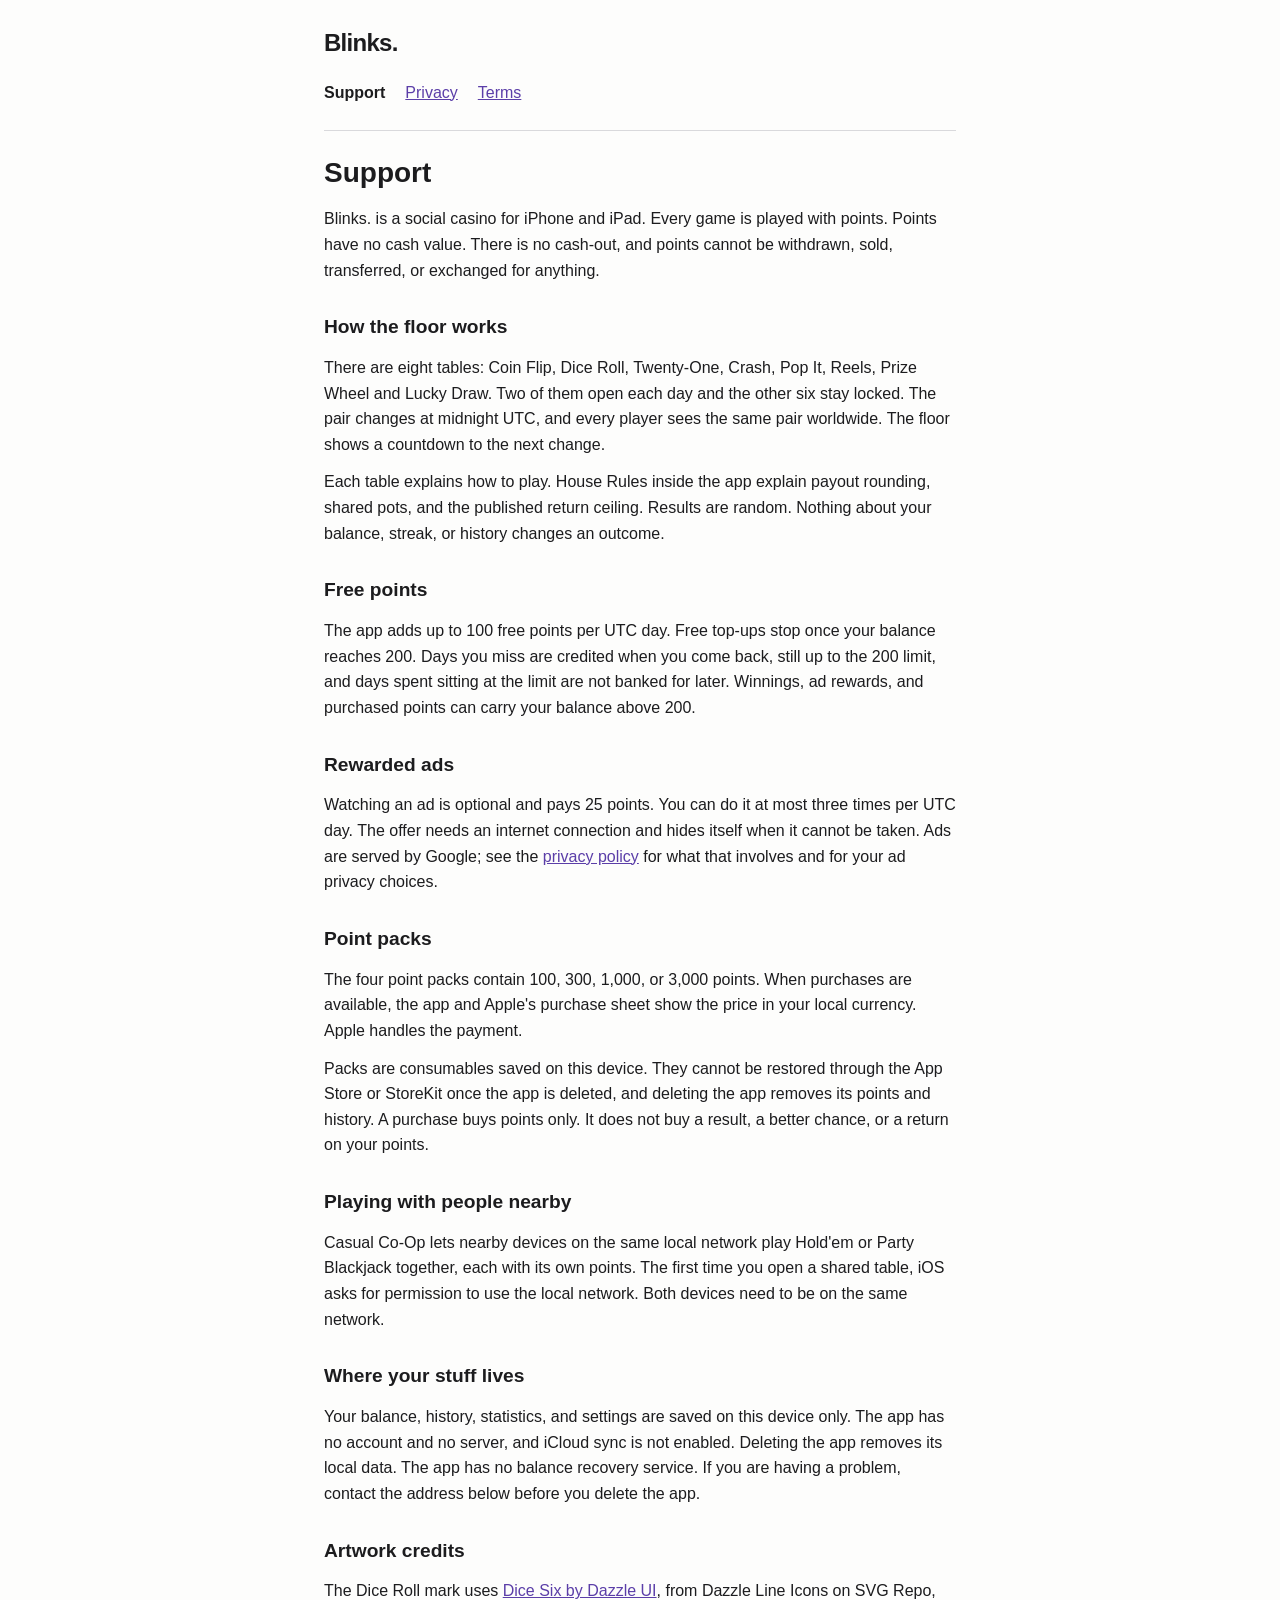
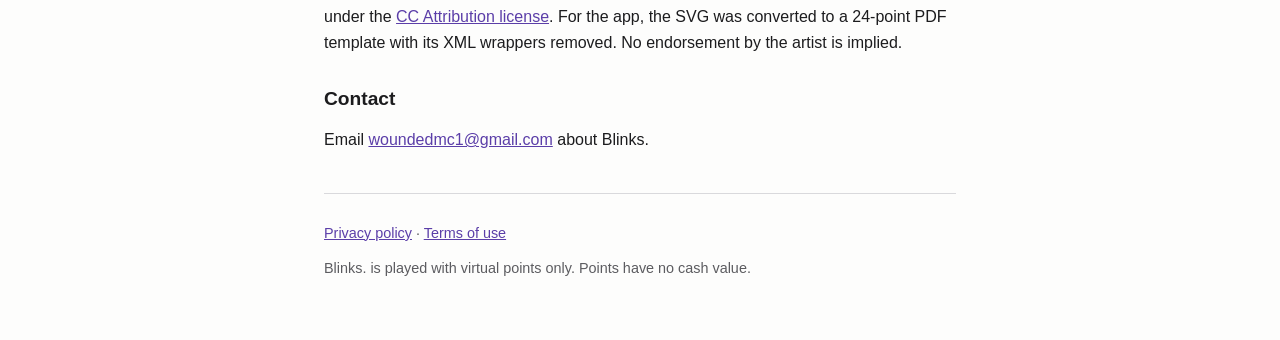
<file: index.html>
<!DOCTYPE html>
<html lang="en">
<head>
<meta charset="utf-8">
<meta name="viewport" content="width=device-width, initial-scale=1">
<title>Blinks. support</title>
<meta name="description" content="Help and answers for Blinks., a social casino for iOS played with virtual points only.">
<link rel="stylesheet" href="styles.css">
</head>
<body>
<header>
<p class="brand">Blinks.</p>
<nav aria-label="Site pages">
<ul>
<li><a href="index.html" aria-current="page">Support</a></li>
<li><a href="privacy.html">Privacy</a></li>
<li><a href="terms.html">Terms</a></li>
</ul>
</nav>
</header>

<main>
<h1>Support</h1>

<p>Blinks. is a social casino for iPhone and iPad. Every game is played
with points. Points have no cash value. There is no cash-out, and points
cannot be withdrawn, sold, transferred, or exchanged for anything.</p>

<h2>How the floor works</h2>
<p>There are eight tables: Coin Flip, Dice Roll, Twenty-One, Crash, Pop It,
Reels, Prize Wheel and Lucky Draw. Two of them open each day and the other
six stay locked. The pair changes at midnight UTC, and every player sees
the same pair worldwide. The floor shows a countdown to the next change.</p>
<p>Each table explains how to play. House Rules inside the app explain
payout rounding, shared pots, and the published return ceiling.
Results are random. Nothing about your balance, streak, or history changes
an outcome.</p>

<h2>Free points</h2>
<p>The app adds up to 100 free points per UTC day. Free top-ups stop once
your balance reaches 200. Days you miss are credited when you come back,
still up to the 200 limit, and days spent sitting at the limit are not
banked for later. Winnings, ad rewards, and purchased points can carry your balance
above 200.</p>

<h2>Rewarded ads</h2>
<p>Watching an ad is optional and pays 25 points. You can do it at most
three times per UTC day. The offer needs an internet connection and hides
itself when it cannot be taken. Ads are served by Google; see the
<a href="privacy.html">privacy policy</a> for what that involves and for
your ad privacy choices.</p>

<h2>Point packs</h2>
<p>The four point packs contain 100, 300, 1,000, or 3,000 points. When
purchases are available, the app and Apple's purchase sheet show the price
in your local currency. Apple handles the payment.</p>
<p>Packs are consumables saved on this device. They cannot be restored
through the App Store or StoreKit once the app is deleted, and deleting the
app removes its points and history. A purchase buys points only. It does
not buy a result, a better chance, or a return on your points.</p>

<h2>Playing with people nearby</h2>
<p>Casual Co-Op lets nearby devices on the same local network play Hold'em or
Party Blackjack together, each with its own points. The first time you open
a shared table, iOS asks for permission to use the local network. Both
devices need to be on the same network.</p>

<h2>Where your stuff lives</h2>
<p>Your balance, history, statistics, and settings are saved on this device
only. The app has no account and no server, and iCloud sync is not enabled.
Deleting the app removes its local data. The app has no balance recovery
service. If you are having a problem, contact the address below before
you delete the app.</p>

<h2 id="artwork-credits">Artwork credits</h2>
<p>The Dice Roll mark uses <a href="https://www.svgrepo.com/svg/532269/dice-six">Dice Six by Dazzle UI</a>,
from Dazzle Line Icons on SVG Repo, under the
<a href="https://www.svgrepo.com/page/licensing/#CC%20Attribution">CC Attribution license</a>.
For the app, the SVG was converted to a 24-point PDF template with its XML
wrappers removed. No endorsement by the artist is implied.</p>

<h2>Contact</h2>
<p>Email <a href="mailto:woundedmc1@gmail.com">woundedmc1@gmail.com</a> about Blinks.</p>
</main>

<footer>
<p><a href="privacy.html">Privacy policy</a> ·
<a href="terms.html">Terms of use</a></p>
<p>Blinks. is played with virtual points only. Points have no cash value.</p>
</footer>
</body>
</html>
</file>
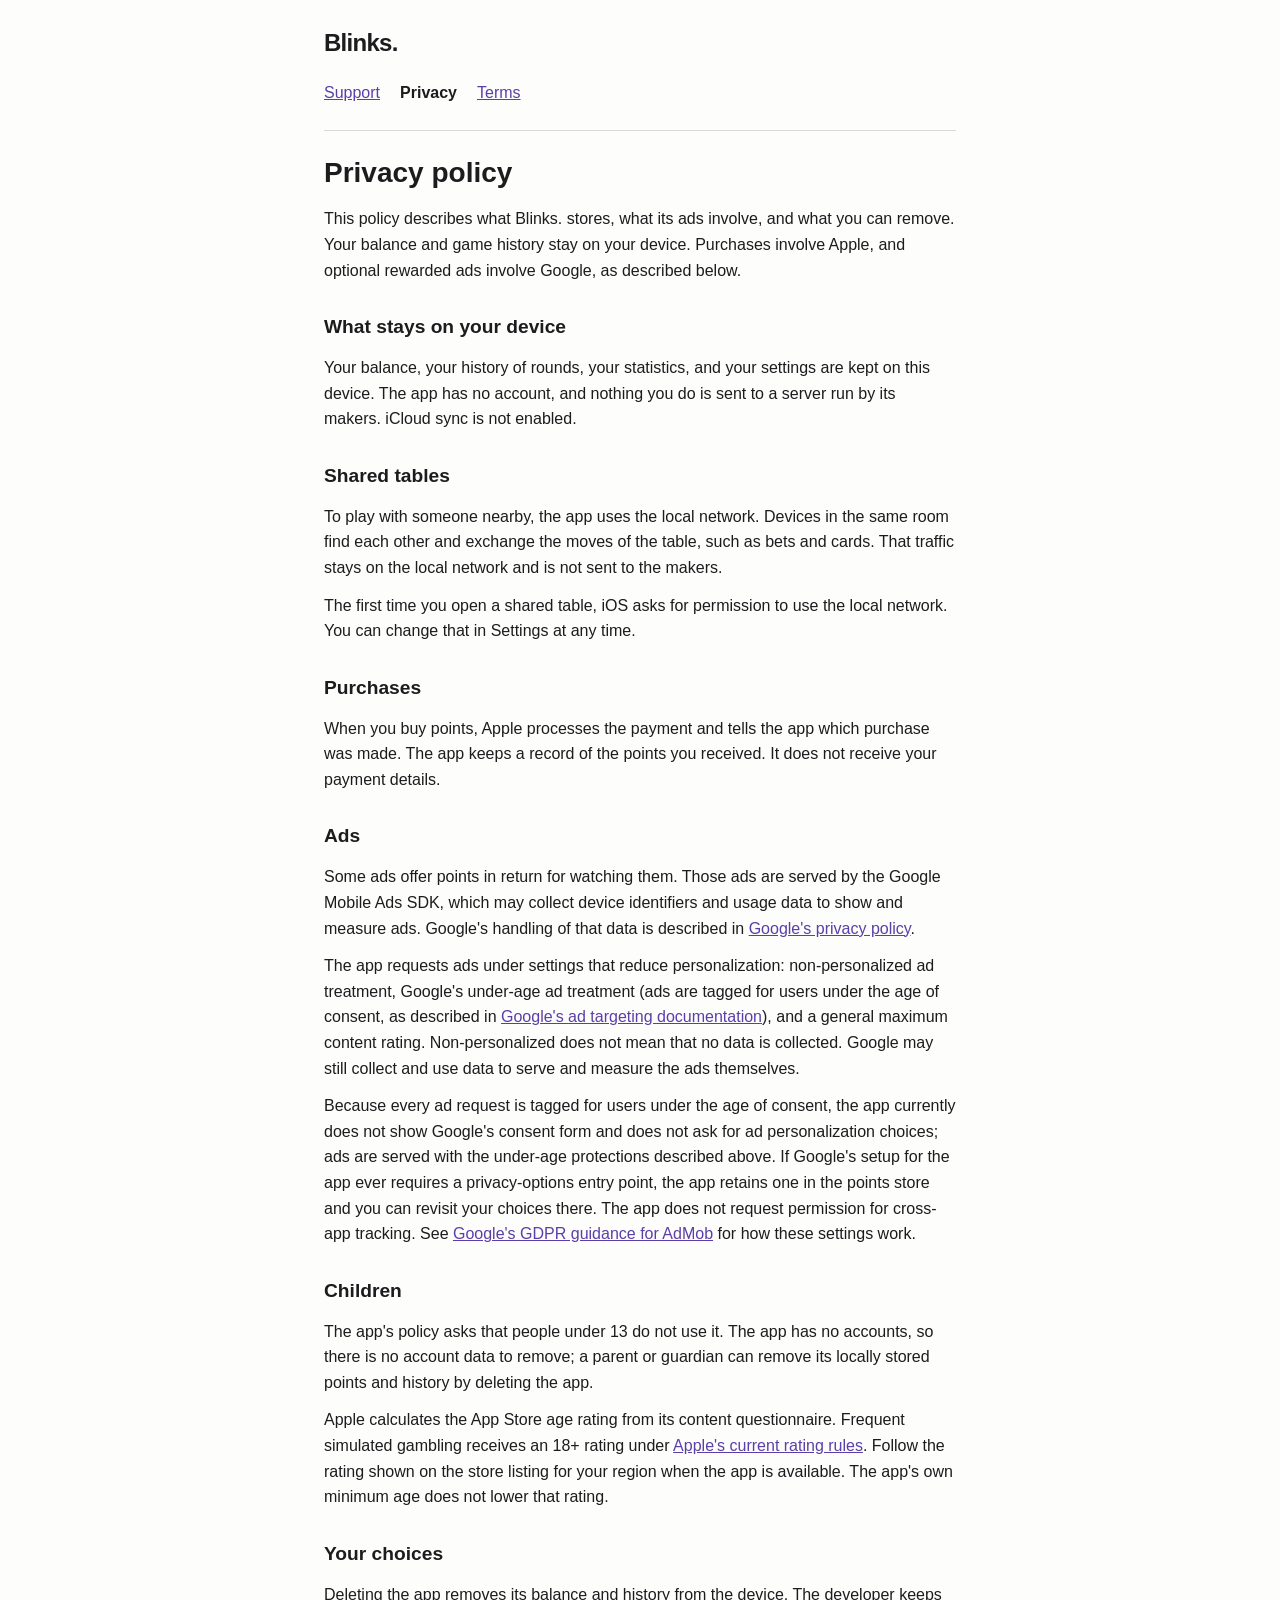
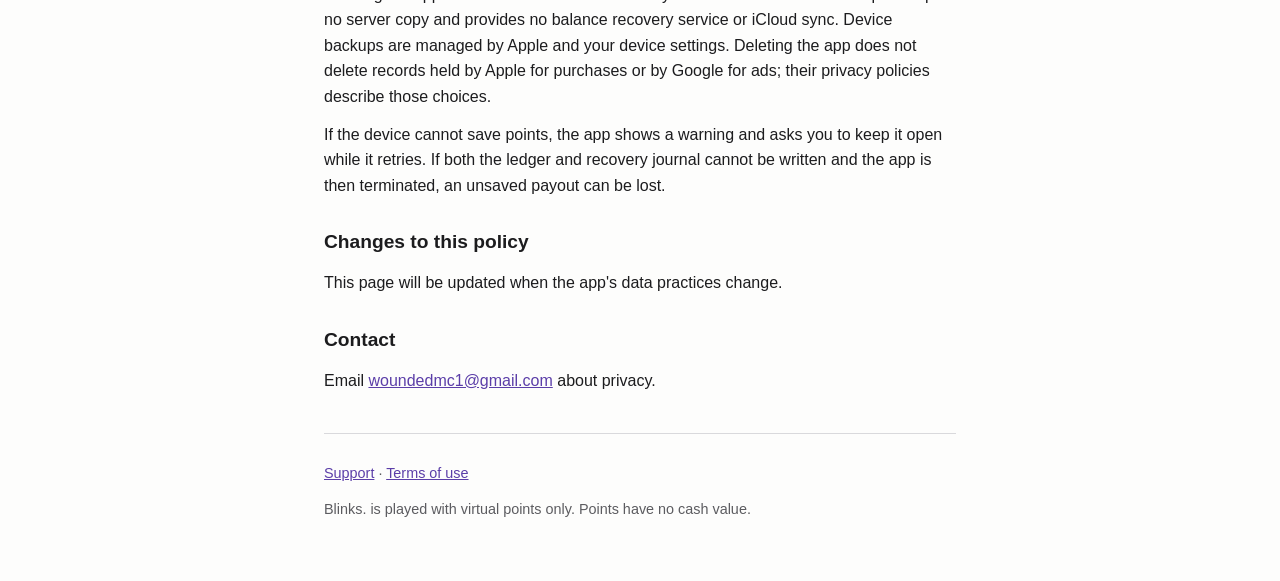
<file: privacy.html>
<!DOCTYPE html>
<html lang="en">
<head>
<meta charset="utf-8">
<meta name="viewport" content="width=device-width, initial-scale=1">
<title>Blinks. privacy policy</title>
<meta name="description" content="What Blinks. stores, what its ads involve, and how to remove your data.">
<link rel="stylesheet" href="styles.css">
</head>
<body>
<header>
<p class="brand">Blinks.</p>
<nav aria-label="Site pages">
<ul>
<li><a href="index.html">Support</a></li>
<li><a href="privacy.html" aria-current="page">Privacy</a></li>
<li><a href="terms.html">Terms</a></li>
</ul>
</nav>
</header>

<main>
<h1>Privacy policy</h1>
<p>This policy describes what Blinks. stores, what its ads involve, and
what you can remove. Your balance and game history stay on your device.
Purchases involve Apple, and optional rewarded ads involve Google, as
described below.</p>

<h2>What stays on your device</h2>
<p>Your balance, your history of rounds, your statistics, and your settings
are kept on this device. The app has no account, and nothing you do is sent
to a server run by its makers. iCloud sync is not enabled.</p>

<h2>Shared tables</h2>
<p>To play with someone nearby, the app uses the local network. Devices in
the same room find each other and exchange the moves of the table, such as
bets and cards. That traffic stays on the local network and is not sent to
the makers.</p>
<p>The first time you open a shared table, iOS asks for permission to use
the local network. You can change that in Settings at any time.</p>

<h2>Purchases</h2>
<p>When you buy points, Apple processes the payment and tells the app which
purchase was made. The app keeps a record of the points you received. It
does not receive your payment details.</p>

<h2>Ads</h2>
<p>Some ads offer points in return for watching them. Those ads are served
by the Google Mobile Ads SDK, which may collect device identifiers and
usage data to show and measure ads. Google's handling of that data is
described in <a href="https://policies.google.com/privacy">Google's privacy
policy</a>.</p>
<p>The app requests ads under settings that reduce personalization:
non-personalized ad treatment, Google's under-age ad treatment (ads are
tagged for users under the age of consent, as described in
<a href="https://developers.google.com/admob/ios/targeting">Google's ad
targeting documentation</a>), and a general maximum content rating.
Non-personalized does not mean that no data is collected. Google may still
collect and use data to serve and measure the ads themselves.</p>
<p>Because every ad request is tagged for users under the age of consent,
the app currently does not show Google's consent form and does not ask for
ad personalization choices; ads are served with the under-age protections
described above. If Google's setup for the app ever requires a
privacy-options entry point, the app retains one in the points store and
you can revisit your choices there. The app does not request permission
for cross-app tracking. See
<a href="https://developers.google.com/admob/ios/privacy/gdpr">Google's
GDPR guidance for AdMob</a> for how these settings work.</p>

<h2>Children</h2>
<p>The app's policy asks that people under 13 do not use it. The app has no
accounts, so there is no account data to remove; a parent or guardian can
remove its locally stored points and history by deleting the app.</p>
<p>Apple calculates the App Store age rating from its content questionnaire.
Frequent simulated gambling receives an 18+ rating under
<a href="https://developer.apple.com/help/app-store-connect/reference/app-information/age-ratings-values-and-definitions">Apple's current rating rules</a>.
Follow the rating shown on the store listing for your region when the app
is available. The app's own minimum age does not lower that rating.</p>

<h2>Your choices</h2>
<p>Deleting the app removes its balance and history from the device. The
developer keeps no server copy and provides no balance recovery service or
iCloud sync. Device backups are managed by Apple and your device settings.
Deleting the app does not delete records held by Apple for purchases or by
Google for ads; their privacy policies describe those choices.</p>
<p>If the device cannot save points, the app shows a warning and asks you
to keep it open while it retries. If both the ledger and recovery journal
cannot be written and the app is then terminated, an unsaved payout can be
lost.</p>

<h2>Changes to this policy</h2>
<p>This page will be updated when the app's data practices change.</p>

<h2>Contact</h2>
<p>Email <a href="mailto:woundedmc1@gmail.com">woundedmc1@gmail.com</a> about privacy.</p>
</main>

<footer>
<p><a href="index.html">Support</a> ·
<a href="terms.html">Terms of use</a></p>
<p>Blinks. is played with virtual points only. Points have no cash value.</p>
</footer>
</body>
</html>
</file>
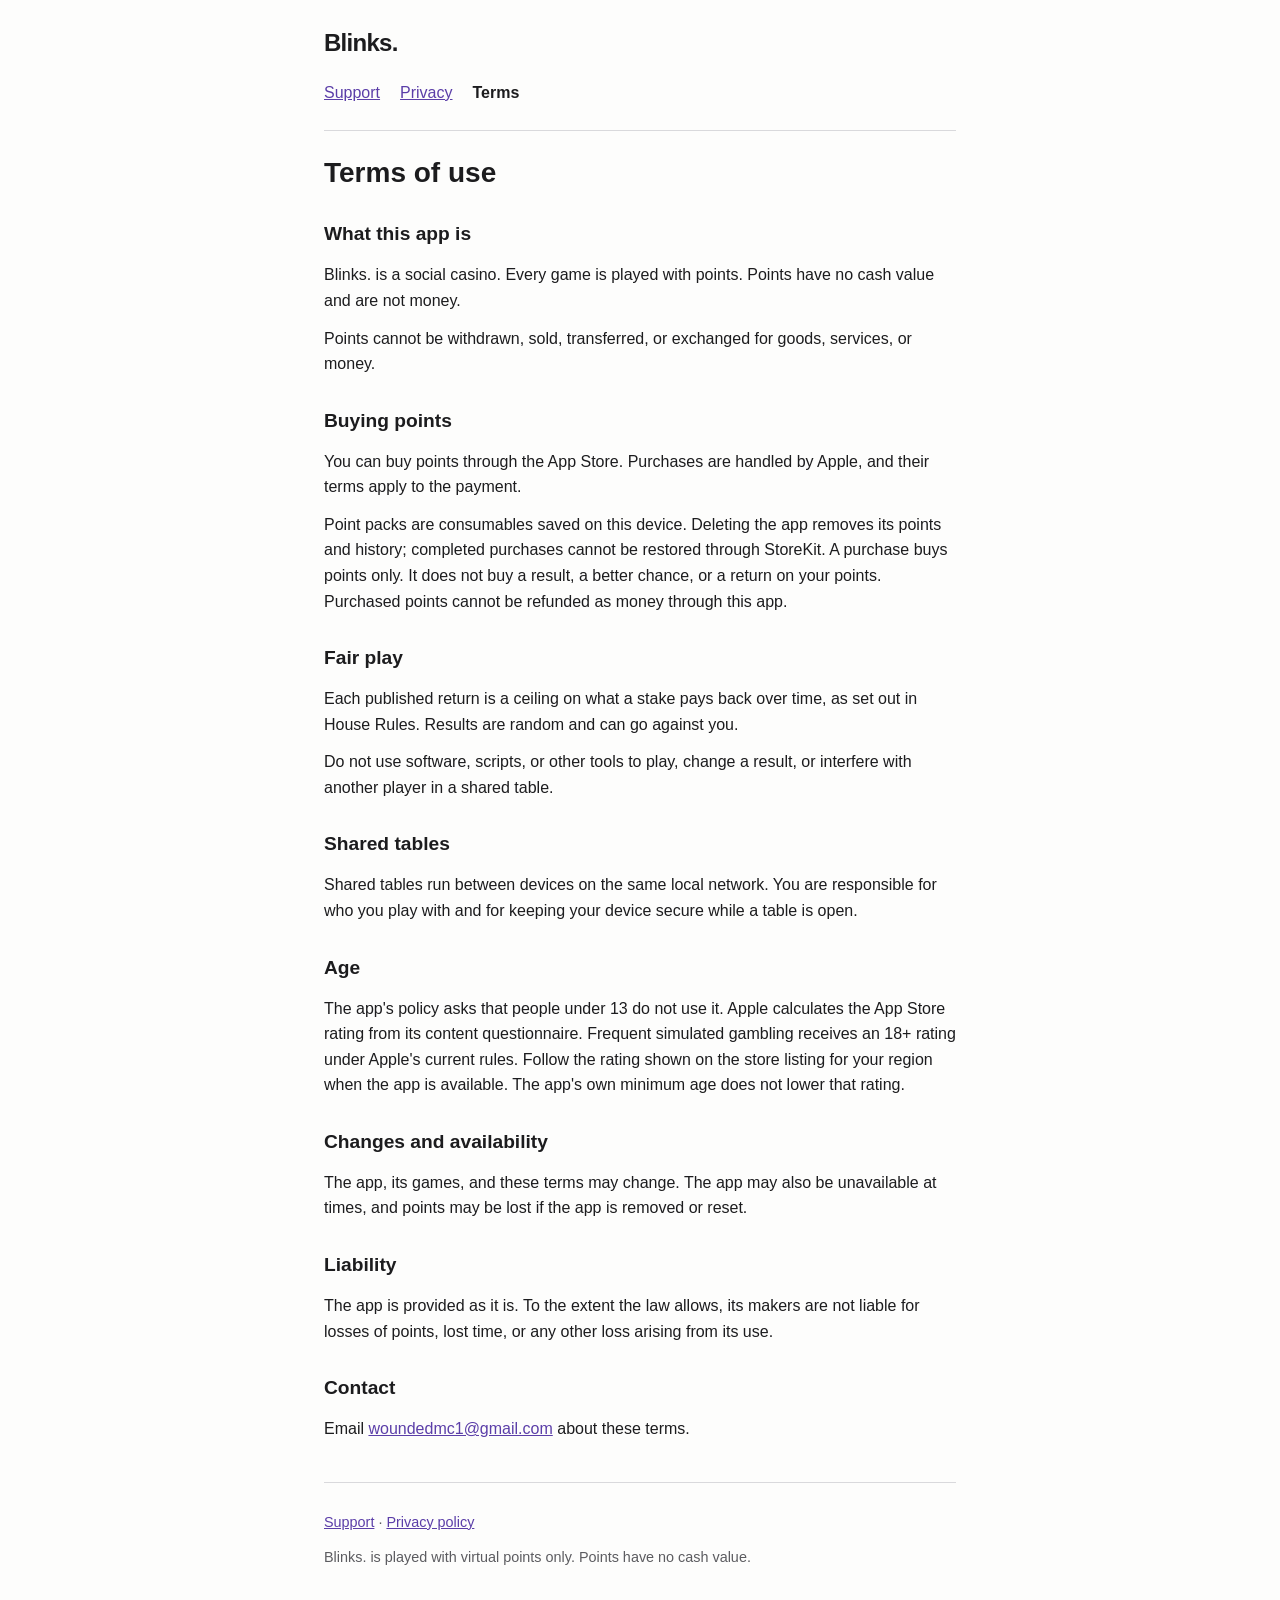
<file: terms.html>
<!DOCTYPE html>
<html lang="en">
<head>
<meta charset="utf-8">
<meta name="viewport" content="width=device-width, initial-scale=1">
<title>Blinks. terms of use</title>
<meta name="description" content="The terms of use for Blinks., a social casino for iOS played with virtual points only.">
<link rel="stylesheet" href="styles.css">
</head>
<body>
<header>
<p class="brand">Blinks.</p>
<nav aria-label="Site pages">
<ul>
<li><a href="index.html">Support</a></li>
<li><a href="privacy.html">Privacy</a></li>
<li><a href="terms.html" aria-current="page">Terms</a></li>
</ul>
</nav>
</header>

<main>
<h1>Terms of use</h1>

<h2>What this app is</h2>
<p>Blinks. is a social casino. Every game is played with points. Points
have no cash value and are not money.</p>
<p>Points cannot be withdrawn, sold, transferred, or exchanged for goods,
services, or money.</p>

<h2>Buying points</h2>
<p>You can buy points through the App Store. Purchases are handled by
Apple, and their terms apply to the payment.</p>
<p>Point packs are consumables saved on this device. Deleting the app
removes its points and history; completed purchases cannot be restored
through StoreKit. A purchase buys points only. It does not buy a result, a
better chance, or a return on your points. Purchased points cannot be
refunded as money through this app.</p>

<h2>Fair play</h2>
<p>Each published return is a ceiling on what a stake pays back over time,
as set out in House Rules. Results are random and can go against you.</p>
<p>Do not use software, scripts, or other tools to play, change a result,
or interfere with another player in a shared table.</p>

<h2>Shared tables</h2>
<p>Shared tables run between devices on the same local network. You are
responsible for who you play with and for keeping your device secure while
a table is open.</p>

<h2>Age</h2>
<p>The app's policy asks that people under 13 do not use it. Apple calculates
the App Store rating from its content questionnaire. Frequent simulated
gambling receives an 18+ rating under Apple's current rules. Follow the
rating shown on the store listing for your region when the app is available.
The app's own minimum age does not lower that rating.</p>

<h2>Changes and availability</h2>
<p>The app, its games, and these terms may change. The app may also be
unavailable at times, and points may be lost if the app is removed or
reset.</p>

<h2>Liability</h2>
<p>The app is provided as it is. To the extent the law allows, its makers
are not liable for losses of points, lost time, or any other loss arising
from its use.</p>

<h2>Contact</h2>
<p>Email <a href="mailto:woundedmc1@gmail.com">woundedmc1@gmail.com</a> about these terms.</p>
</main>

<footer>
<p><a href="index.html">Support</a> ·
<a href="privacy.html">Privacy policy</a></p>
<p>Blinks. is played with virtual points only. Points have no cash value.</p>
</footer>
</body>
</html>
</file>
<file: styles.css>
:root {
  --bg: #fdfdfc;
  --ink: #1c1c1e;
  --muted: #5c5c60;
  --line: #d9d9dc;
  --accent: #5b3ea8;
}
@media (prefers-color-scheme: dark) {
  :root {
    --bg: #1c1c1e;
    --ink: #ececf0;
    --muted: #a0a0a6;
    --line: #3a3a3e;
    --accent: #a98ef0;
  }
}

* { box-sizing: border-box; }
body {
  margin: 0 auto;
  max-width: 42rem;
  padding: 1.5rem 1.25rem 3rem;
  background: var(--bg);
  color: var(--ink);
  font: 1rem/1.6 -apple-system, BlinkMacSystemFont, "Segoe UI", sans-serif;
}
header { border-bottom: 1px solid var(--line); padding-bottom: 1rem; }
.brand { font-weight: 700; margin: 0 0 0.5rem; }
nav ul { list-style: none; margin: 0; padding: 0; display: flex; gap: 1.25rem; }
a { color: var(--accent); }
a[aria-current="page"] { color: var(--ink); text-decoration: none; font-weight: 600; }
h1, h2 { line-height: 1.25; }
h1 { font-size: 1.75rem; margin: 1.5rem 0 1rem; }
h2 { font-size: 1.2rem; margin-top: 2rem; }
p { margin: 0.75rem 0; }
footer { border-top: 1px solid var(--line); margin-top: 2.5rem; padding-top: 1rem; color: var(--muted); font-size: 0.9rem; }
:focus-visible { outline: 2px solid var(--accent); outline-offset: 2px; }

nav ul { flex-wrap: wrap; column-gap: 1.25rem; row-gap: 0.25rem; }
nav a { display: inline-flex; align-items: center; min-height: 44px; }
nav a:active { opacity: 0.65; transform: translateY(1px); }
.brand { font-size: 1.5rem; letter-spacing: -0.03em; }
@media (max-width: 360px) {
  body { padding-inline: 1rem; }
  nav ul { column-gap: 0.75rem; }
}
@media (prefers-reduced-motion: reduce) {
  nav a:active { transform: none; }
}
</file>
